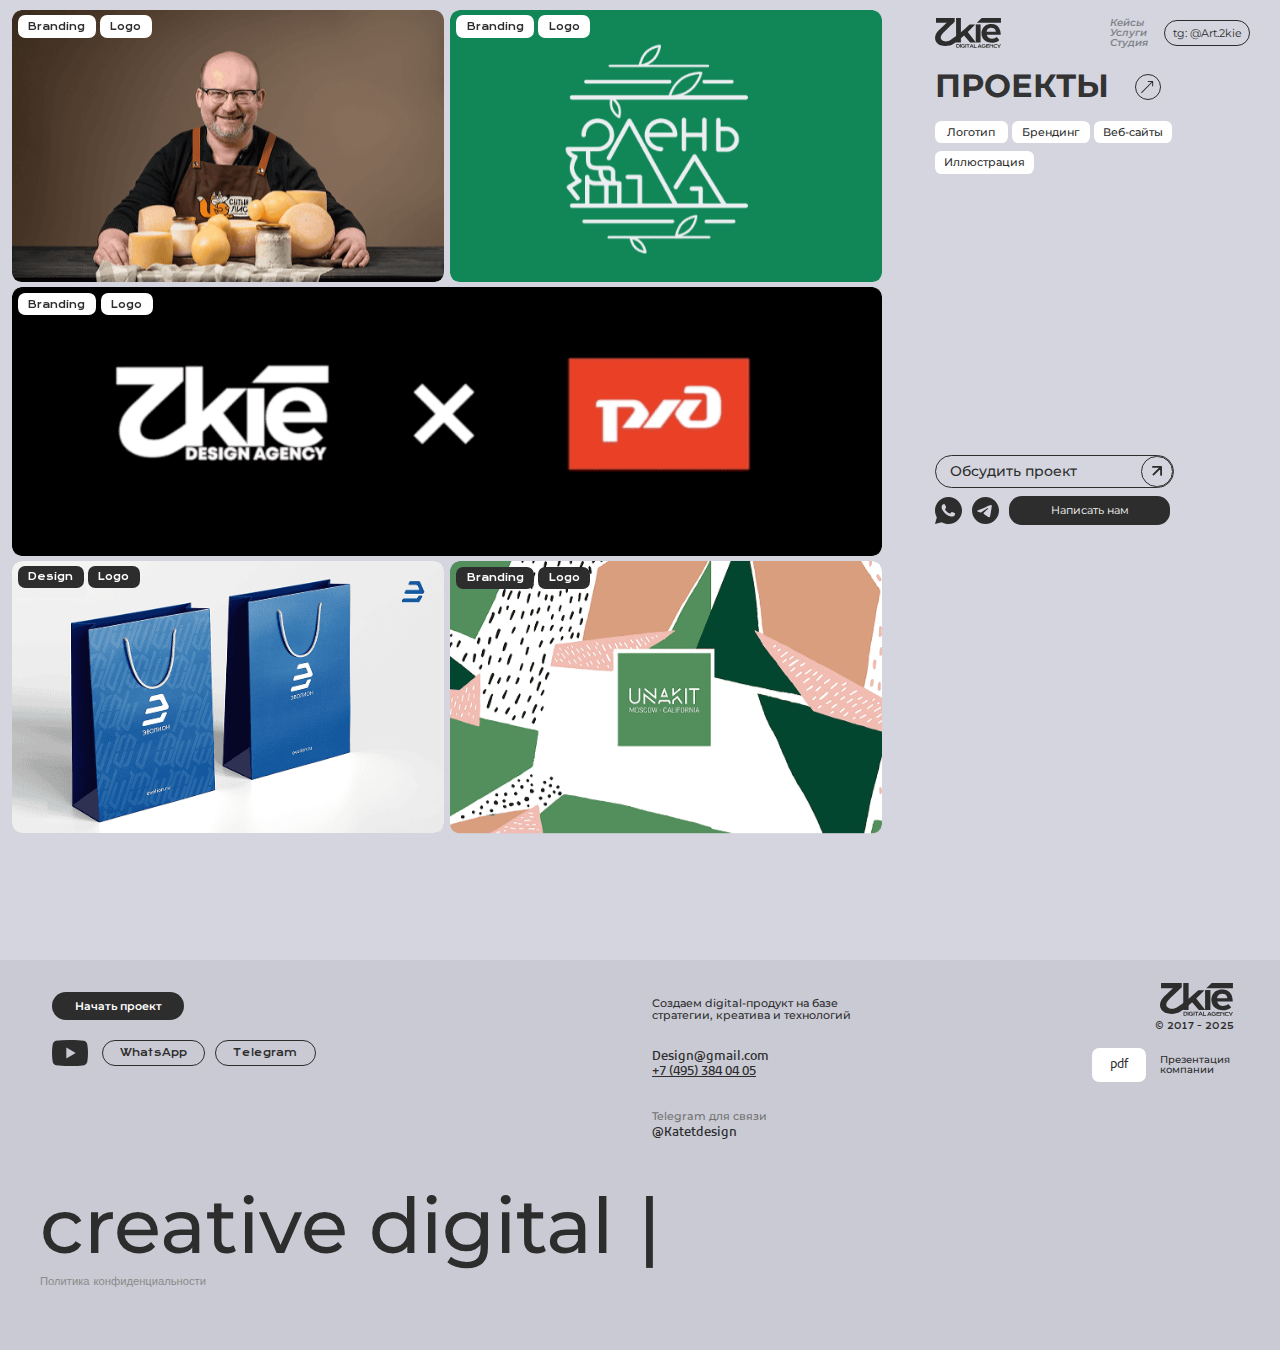
<file: index.html>
<!DOCTYPE html>
<html lang="en">
<head>
    <meta charset="UTF-8">
    <meta name="viewport" content="width=device-width, initial-scale=1.0">
    <title>2kie DA - projects</title>
    <link rel="stylesheet" href="styles/style.css">
</head>
<body>
    <div class="page-wrapper">
    <div class="left-scrollable">
    <div class="project-content-2">
  <div class="photo-block">
    <div class="row-1">
      <div class="image-container">
        <img src="images/foto1.png" alt="Фото 1" class="photo-506" data-tooltip="Описание первой фотографии">
        <div class="button-group">
          <a href="#" class="btn-wht">Branding</a>
          <a href="#" class="btn-wht">Logo</a>
        </div>
      </div>
      <div class="image-container">
        <img src="images/foto2.png" alt="Фото 2" class="photo-506" data-tooltip="Проект &quot;Hungry panda&quot;">
        <div class="button-group">
          <a href="#" class="btn-wht">Branding</a>
          <a href="#" class="btn-wht">Logo</a>
        </div>
      </div>
    </div>
    <div class="row-2">
      <div class="image-container">
        <img src="images/foto3.png" alt="Фото 3 (растянутое)" class="photo-1032" data-tooltip-2="Описание третьей фотографии">
        <div class="button-group-2">
          <a href="#" class="btn-wht">Branding</a>
          <a href="#" class="btn-wht">Logo</a>
        </div>
      </div>
    </div>
    <div class="row-3">
      <div class="image-container">
        <img src="images/foto4.png" alt="Фото 4" class="photo-506" data-tooltip="Описание четвёртой фотографии">
        <div class="button-group">
          <a href="#" class="btn-drk">Design</a>
          <a href="#" class="btn-drk">Logo</a>          
        </div>
      </div>
      <div class="image-container">
        <img src="images/foto5.png" alt="Фото 5" class="photo-506" data-tooltip="Описание пятой фотографии">
        <div class="button-group">
          <a href="#" class="btn-drk">Branding</a>
          <a href="#" class="btn-drk">Logo</a>
        </div>
      </div>
    </div>
  </div>
</div>
    </div>
    </div>
    <div class="right-static">
  <div class="nav-wrapper">
    <div class="logo-block">
        <img src="images/Group 17.svg" alt="2kie Digital Agency">
    </div>
    <div class="vertical-links">
      <a href="/cases" class="nav-link" style="  font-weight: 600;">Кейсы</a>
      <a href="/uslugi.html" class="nav-link" style="  font-weight: 600;">Услуги</a>
      <a href="/index.html" class="nav-link" style="  font-weight: 600;">Студия</a>
    </div>
    <a href="" class="telegram-link">tg: @Art.2kie</a>
  </div>
    <div class="projects-filter">
      <div class="zag-proj">
      <h3>Проекты</h3>
        <a href="" class="ar-cont">
          <div class="icon-wrap-1">
          <img src="images/Arrow 112.svg" class="arrow-icon-1" alt="">
          </div>
        </a>
      </div>
      <div class="filter-list">
        <a href="" class="filter-btn">Логотип</a>
        <a href="" class="filter-btn-2">Брендинг</a>
        <a href="" class="filter-btn-3">Веб-сайты</a>
        <a href="" class="filter-btn-4">Иллюстрация</a>
      </div>
    </div>
       <a href="#" class="price-mot-3">
          Обсудить проект
          <div class="icon-wrap-2">
          <img src="images/Arrow 51.svg" class="arrow-icon-2" alt="">
          </div>
      </a>
        <div class="contact-block">
            <div class="social-buttons">
            <a href="" class="social-btn">
              <img src="images/WA-Vector.svg" alt="" class="wa-button">
            </a>
            <a href="" class="social-btn-1-2">
              <img src="images/TG-Vector.svg" alt="" class="tg-button">
            </a>
            <a href="" class="social-btn-1-3">Написать нам</a>
            </div>
        </div>
    </div>
    </div>
    <footer class="footer">
  <div class="footer-container">
    <div class="footer-left">
      <a href="" class="start-project-btn">Начать проект</a>
      <div class="social-buttons">
        <a href="" class="yt-btn">
            <img src="images/YTVector.svg" alt="YT-chanel" class="yt-knopka">
        </a>
        <a href="" class="social-btn-2">WhatsApp</a>
        <a href="" class="social-btn-3">Telegram</a>
      </div>
    </div>
    <div class="footer-center">
      <p class="company-slogan">Создаем digital-продукт на базе стратегии, креатива и технологий</p>
      <p class="contact-email">Design@gmail.com</p>
      <p class="contact-phone">+7 (495) 384 04 05</p>
      <p class="telegram-label">Telegram для связи</p>
      <p class="telegram-handle">@Katetdesign</p>
    </div>
    <div class="footer-right">
      <img src="images/Group 18.svg" alt="2kie" class="logo">
      <p class="copyright">© 2017 - 2025</p>
      <div class="pdf-link">
            <a href="" class="pdf-icon">pdf</a>
            <p class="pdf-desc">Презентация компании</p>
      </div>
    </div>
  </div>
<div class="footer-bottom">
  <div class="agency-name" style="font-weight: 500;">
    creative digital 
    <span class="typing-animation" id="typingAnimation"></span>
  </div>
  <a href="" class="privacy-policy">Политика конфиденциальности</a>
</div>
</footer>
<script>
document.addEventListener('DOMContentLoaded', function() {
  // Обрабатываем элементы с data-tooltip
  const elements1 = document.querySelectorAll('[data-tooltip]');
  const tooltip1 = document.createElement('div');
  tooltip1.className = 'tooltip tooltip-1'; // отдельный класс для стилей
  document.body.appendChild(tooltip1);
  let isTooltip1Visible = false;

  elements1.forEach(el => {
    el.addEventListener('mouseover', function(e) {
      const text = this.getAttribute('data-tooltip');
      tooltip1.textContent = text;
      const x = e.clientX + 12;
      const y = e.clientY + 12;
      tooltip1.style.left = x + 'px';
      tooltip1.style.top = y + 'px';
      tooltip1.classList.add('show');
      isTooltip1Visible = true;
    });

    el.addEventListener('mouseout', function() {
      tooltip1.classList.remove('show');
      isTooltip1Visible = false;
    });

    el.addEventListener('mousemove', function(e) {
      if (isTooltip1Visible) {
        const x = e.clientX + 12;
        const y = e.clientY + 12;
        tooltip1.style.left = x + 'px';
        tooltip1.style.top = y + 'px';
      }
    });
  });

  // Обрабатываем элементы с data-tooltip-2
  const elements2 = document.querySelectorAll('[data-tooltip-2]');
  const tooltip2 = document.createElement('div');
  tooltip2.className = 'tooltip tooltip-2'; // отдельный класс для стилей
  document.body.appendChild(tooltip2);
  let isTooltip2Visible = false;

  elements2.forEach(el => {
    el.addEventListener('mouseover', function(e) {
      const text = this.getAttribute('data-tooltip-2');
      tooltip2.textContent = text;
      const x = e.clientX + 12;
      const y = e.clientY + 12;
      tooltip2.style.left = x + 'px';
      tooltip2.style.top = y + 'px';
      tooltip2.classList.add('show');
      isTooltip2Visible = true;
    });

    el.addEventListener('mouseout', function() {
      tooltip2.classList.remove('show');
      isTooltip2Visible = false;
    });

    el.addEventListener('mousemove', function(e) {
      if (isTooltip2Visible) {
        const x = e.clientX + 12;
        const y = e.clientY + 12;
        tooltip2.style.left = x + 'px';
        tooltip2.style.top = y + 'px';
      }
    });
  });
});
</script>
<script>
  document.addEventListener('DOMContentLoaded', function() {
  const animationElement = document.getElementById('typingAnimation');
  const text = 'agency';
  let isVisible = false;
  
  // Храним идентификаторы для очистки
  let typeInterval = null;
  let eraseInterval = null;
  let pauseTimeout = null;

  // Функция печати текста
  function typeText() {
    let i = 0;
    
    // Обязательно очищаем предыдущий интервал
    if (typeInterval) {
      clearInterval(typeInterval);
      typeInterval = null;
    }
    
    typeInterval = setInterval(() => {
      if (i < text.length) {
        animationElement.textContent = text.slice(0, i + 1);
        i++;
      } else {
        clearInterval(typeInterval);
        typeInterval = null;
        // Пауза перед стиранием (1 сек)
        pauseTimeout = setTimeout(eraseText, 1000);
      }
    }, 200); // 200 мс на символ
  }

  // Функция стирания текста
  function eraseText() {
    let i = text.length;
    
    // Очищаем предыдущий интервал стирания
    if (eraseInterval) {
      clearInterval(eraseInterval);
      eraseInterval = null;
    }
    
    eraseInterval = setInterval(() => {
      if (i > 0) {
        animationElement.textContent = text.slice(0, i - 1);
        i--;
      } else {
        clearInterval(eraseInterval);
        eraseInterval = null;
        
        // Запускаем новый цикл только если элемент виден
        if (isVisible) {
          typeText();
        }
      }
    }, 150); // 150 мс на символ
  }

  // Полная остановка всех процессов
  function stopAnimation() {
    if (typeInterval) clearInterval(typeInterval);
    if (eraseInterval) clearInterval(eraseInterval);
    if (pauseTimeout) clearTimeout(pauseTimeout);
    
    typeInterval = null;
    eraseInterval = null;
    pauseTimeout = null;
    
    animationElement.textContent = ''; // Очищаем текст
    isVisible = false;
  }

  // Проверка видимости элемента
  function checkVisibility() {
    const rect = animationElement.getBoundingClientRect();
    const inView = (
      rect.top >= 0 &&
      rect.left >= 0 &&
      rect.bottom <= (window.innerHeight || document.documentElement.clientHeight) &&
      rect.right <= (window.innerWidth || document.documentElement.clientWidth)
    );

    if (inView && !isVisible) {
      isVisible = true;
      typeText(); // Запускаем печать с начала
    } else if (!inView && isVisible) {
      stopAnimation(); // Полностью останавливаем
    }
  }

  // Обработчики событий (с throttle для оптимизации)
  function throttle(func, limit) {
    let inThrottle;
    return function() {
      if (!inThrottle) {
        func.call(this, arguments);
        inThrottle = true;
        setTimeout(() => inThrottle = false, limit);
      }
    };
  }

  const throttledCheck = throttle(checkVisibility, 100);
  window.addEventListener('scroll', throttledCheck);
  window.addEventListener('resize', throttledCheck);

  // Первоначальная проверка видимости
  checkVisibility();
});
</script>
</body>
</html>
</file>
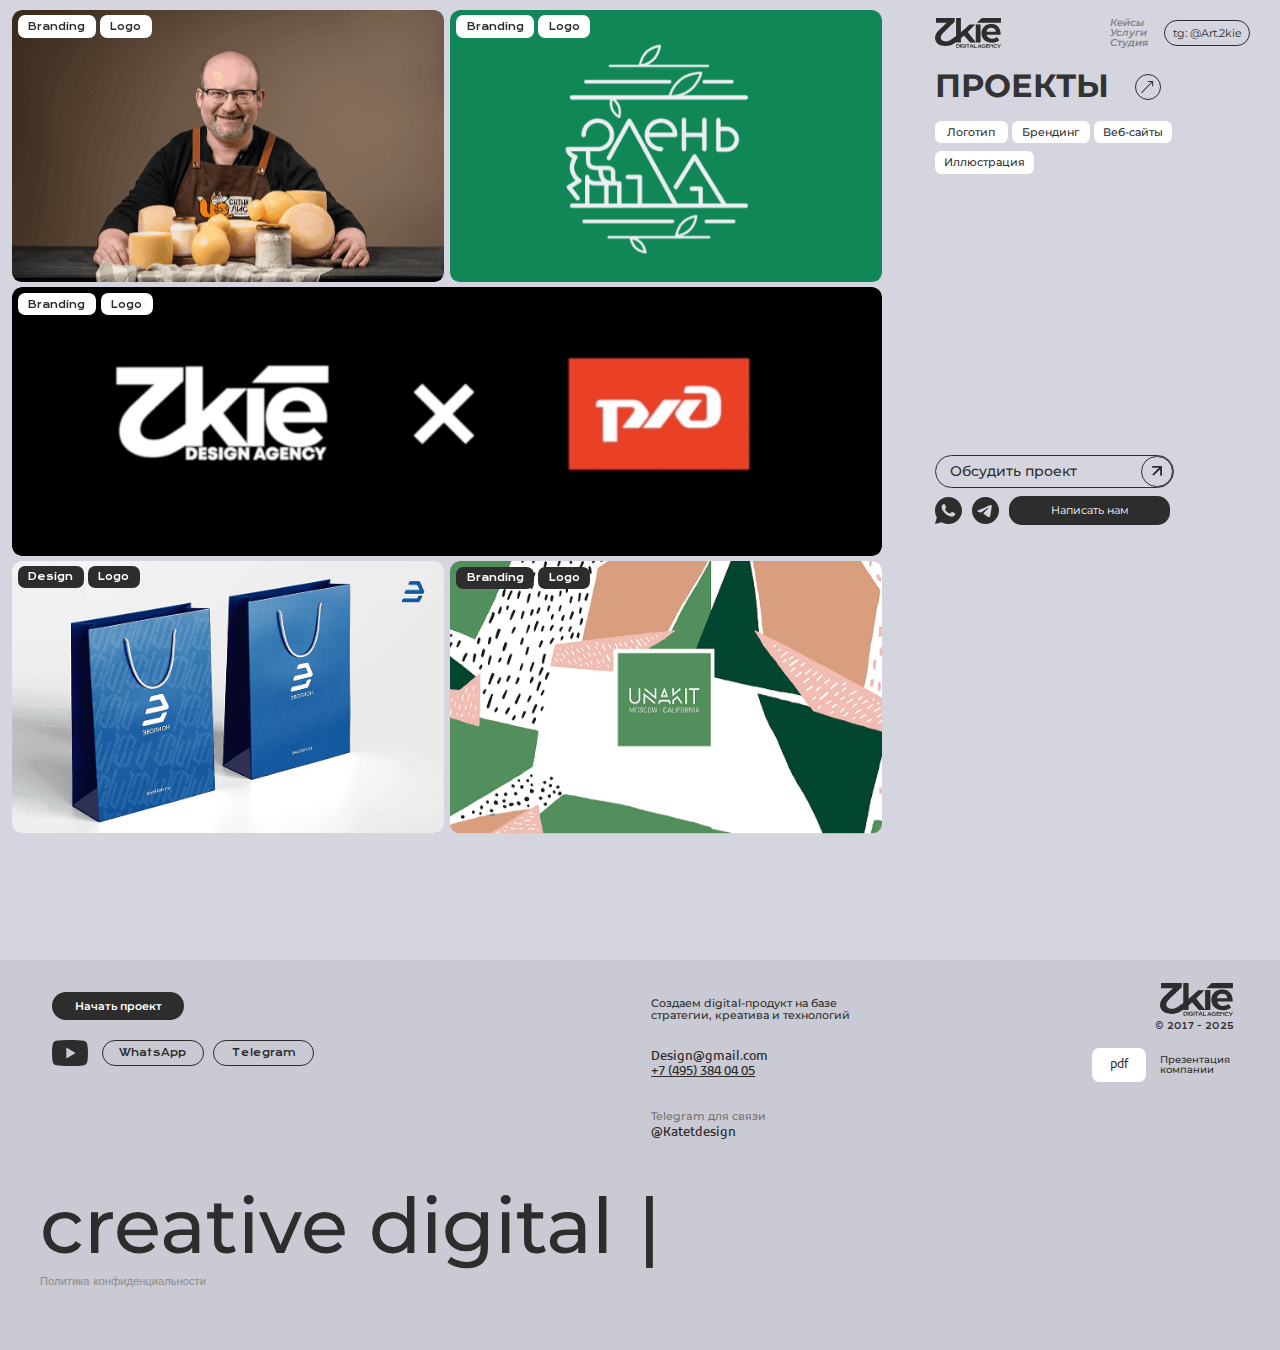
<file: projects.html>
<!DOCTYPE html>
<html lang="en">
<head>
    <meta charset="UTF-8">
    <meta name="viewport" content="width=device-width, initial-scale=1.0">
    <title>2kie DA - projects</title>
    <link rel="stylesheet" href="styles/style.css">
</head>
<body>
    <div class="page-wrapper">
    <div class="left-scrollable">
    <div class="project-content-2">
  <div class="photo-block">
    <div class="row-1">
      <div class="image-container">
        <img src="images/foto1.png" alt="Фото 1" class="photo-506" data-tooltip="Описание первой фотографии">
        <div class="button-group">
          <a href="#" class="btn-wht">Branding</a>
          <a href="#" class="btn-wht">Logo</a>
        </div>
      </div>
      <div class="image-container">
        <img src="images/foto2.png" alt="Фото 2" class="photo-506" data-tooltip="Проект &quot;Hungry panda&quot;">
        <div class="button-group">
          <a href="#" class="btn-wht">Branding</a>
          <a href="#" class="btn-wht">Logo</a>
        </div>
      </div>
    </div>
    <div class="row-2">
      <div class="image-container">
        <img src="images/foto3.png" alt="Фото 3 (растянутое)" class="photo-1032" data-tooltip-2="Описание третьей фотографии">
        <div class="button-group-2">
          <a href="#" class="btn-wht">Branding</a>
          <a href="#" class="btn-wht">Logo</a>
        </div>
      </div>
    </div>
    <div class="row-3">
      <div class="image-container">
        <img src="images/foto4.png" alt="Фото 4" class="photo-506" data-tooltip="Описание четвёртой фотографии">
        <div class="button-group">
          <a href="#" class="btn-drk">Design</a>
          <a href="#" class="btn-drk">Logo</a>          
        </div>
      </div>
      <div class="image-container">
        <img src="images/foto5.png" alt="Фото 5" class="photo-506" data-tooltip="Описание пятой фотографии">
        <div class="button-group">
          <a href="#" class="btn-drk">Branding</a>
          <a href="#" class="btn-drk">Logo</a>
        </div>
      </div>
    </div>
  </div>
</div>
    </div>
    <div class="right-static">
  <div class="nav-wrapper">
    <div class="logo-block">
        <img src="images/Group 17.svg" alt="2kie Digital Agency">
    </div>
    <div class="vertical-links">
      <a href="/cases" class="nav-link" style="  font-weight: 600;">Кейсы</a>
      <a href="/uslugi.html" class="nav-link" style="  font-weight: 600;">Услуги</a>
      <a href="/index.html" class="nav-link" style="  font-weight: 600;">Студия</a>
    </div>
    <a href="" class="telegram-link">tg: @Art.2kie</a>
  </div>
    <div class="projects-filter">
      <div class="zag-proj">
      <h3>Проекты</h3>
        <a href="" class="ar-cont">
          <div class="icon-wrap-1">
          <img src="images/Arrow 112.svg" class="arrow-icon-1" alt="">
          </div>
        </a>
      </div>
      <div class="filter-list">
        <a href="" class="filter-btn">Логотип</a>
        <a href="" class="filter-btn-2">Брендинг</a>
        <a href="" class="filter-btn-3">Веб-сайты</a>
        <a href="" class="filter-btn-4">Иллюстрация</a>
      </div>
    </div>
       <a href="#" class="price-mot-3">
          Обсудить проект
          <div class="icon-wrap-2">
          <img src="images/Arrow 51.svg" class="arrow-icon-2" alt="">
          </div>
      </a>
        <div class="contact-block">
            <div class="social-buttons">
            <a href="" class="social-btn">
              <img src="images/WA-Vector.svg" alt="" class="wa-button">
            </a>
            <a href="" class="social-btn-1-2">
              <img src="images/TG-Vector.svg" alt="" class="tg-button">
            </a>
            <a href="" class="social-btn-1-3">Написать нам</a>
            </div>
        </div>
    </div>
    </div>
    <footer class="footer">
  <div class="footer-container">
    <div class="footer-left">
      <a href="" class="start-project-btn">Начать проект</a>
      <div class="social-buttons-2">
        <a href="" class="yt-btn">
            <img src="images/YTVector.svg" alt="YT-chanel" class="yt-knopka">
        </a>
        <a href="" class="social-btn-2">WhatsApp</a>
        <a href="" class="social-btn-3">Telegram</a>
      </div>
    </div>
    <div class="footer-center">
      <p class="company-slogan">Создаем digital-продукт на базе стратегии, креатива и технологий</p>
      <p class="contact-email">Design@gmail.com</p>
      <p class="contact-phone">+7 (495) 384 04 05</p>
      <p class="telegram-label">Telegram для связи</p>
      <p class="telegram-handle">@Katetdesign</p>
    </div>
    <div class="footer-right">
      <img src="images/Group 18.svg" alt="2kie" class="logo">
      <p class="copyright">© 2017 - 2025</p>
      <div class="pdf-link">
            <a href="" class="pdf-icon">pdf</a>
            <p class="pdf-desc">Презентация компании</p>
      </div>
    </div>
  </div>
<div class="footer-bottom">
  <div class="agency-name" style="font-weight: 500;">
    creative digital 
    <span class="typing-animation" id="typingAnimation"></span>
  </div>
  <a href="" class="privacy-policy">Политика конфиденциальности</a>
</div>
</footer>
<script>
document.addEventListener('DOMContentLoaded', function() {
  // Обрабатываем элементы с data-tooltip
  const elements1 = document.querySelectorAll('[data-tooltip]');
  const tooltip1 = document.createElement('div');
  tooltip1.className = 'tooltip tooltip-1'; // отдельный класс для стилей
  document.body.appendChild(tooltip1);
  let isTooltip1Visible = false;

  elements1.forEach(el => {
    el.addEventListener('mouseover', function(e) {
      const text = this.getAttribute('data-tooltip');
      tooltip1.textContent = text;
      const x = e.clientX + 12;
      const y = e.clientY + 12;
      tooltip1.style.left = x + 'px';
      tooltip1.style.top = y + 'px';
      tooltip1.classList.add('show');
      isTooltip1Visible = true;
    });

    el.addEventListener('mouseout', function() {
      tooltip1.classList.remove('show');
      isTooltip1Visible = false;
    });

    el.addEventListener('mousemove', function(e) {
      if (isTooltip1Visible) {
        const x = e.clientX + 12;
        const y = e.clientY + 12;
        tooltip1.style.left = x + 'px';
        tooltip1.style.top = y + 'px';
      }
    });
  });

  // Обрабатываем элементы с data-tooltip-2
  const elements2 = document.querySelectorAll('[data-tooltip-2]');
  const tooltip2 = document.createElement('div');
  tooltip2.className = 'tooltip tooltip-2'; // отдельный класс для стилей
  document.body.appendChild(tooltip2);
  let isTooltip2Visible = false;

  elements2.forEach(el => {
    el.addEventListener('mouseover', function(e) {
      const text = this.getAttribute('data-tooltip-2');
      tooltip2.textContent = text;
      const x = e.clientX + 12;
      const y = e.clientY + 12;
      tooltip2.style.left = x + 'px';
      tooltip2.style.top = y + 'px';
      tooltip2.classList.add('show');
      isTooltip2Visible = true;
    });

    el.addEventListener('mouseout', function() {
      tooltip2.classList.remove('show');
      isTooltip2Visible = false;
    });

    el.addEventListener('mousemove', function(e) {
      if (isTooltip2Visible) {
        const x = e.clientX + 12;
        const y = e.clientY + 12;
        tooltip2.style.left = x + 'px';
        tooltip2.style.top = y + 'px';
      }
    });
  });
});
</script>
<script>
  document.addEventListener('DOMContentLoaded', function() {
  const animationElement = document.getElementById('typingAnimation');
  const text = 'agency';
  let isVisible = false;
  
  // Храним идентификаторы для очистки
  let typeInterval = null;
  let eraseInterval = null;
  let pauseTimeout = null;

  // Функция печати текста
  function typeText() {
    let i = 0;
    
    // Обязательно очищаем предыдущий интервал
    if (typeInterval) {
      clearInterval(typeInterval);
      typeInterval = null;
    }
    
    typeInterval = setInterval(() => {
      if (i < text.length) {
        animationElement.textContent = text.slice(0, i + 1);
        i++;
      } else {
        clearInterval(typeInterval);
        typeInterval = null;
        // Пауза перед стиранием (1 сек)
        pauseTimeout = setTimeout(eraseText, 1000);
      }
    }, 200); // 200 мс на символ
  }

  // Функция стирания текста
  function eraseText() {
    let i = text.length;
    
    // Очищаем предыдущий интервал стирания
    if (eraseInterval) {
      clearInterval(eraseInterval);
      eraseInterval = null;
    }
    
    eraseInterval = setInterval(() => {
      if (i > 0) {
        animationElement.textContent = text.slice(0, i - 1);
        i--;
      } else {
        clearInterval(eraseInterval);
        eraseInterval = null;
        
        // Запускаем новый цикл только если элемент виден
        if (isVisible) {
          typeText();
        }
      }
    }, 150); // 150 мс на символ
  }

  // Полная остановка всех процессов
  function stopAnimation() {
    if (typeInterval) clearInterval(typeInterval);
    if (eraseInterval) clearInterval(eraseInterval);
    if (pauseTimeout) clearTimeout(pauseTimeout);
    
    typeInterval = null;
    eraseInterval = null;
    pauseTimeout = null;
    
    animationElement.textContent = ''; // Очищаем текст
    isVisible = false;
  }

  // Проверка видимости элемента
  function checkVisibility() {
    const rect = animationElement.getBoundingClientRect();
    const inView = (
      rect.top >= 0 &&
      rect.left >= 0 &&
      rect.bottom <= (window.innerHeight || document.documentElement.clientHeight) &&
      rect.right <= (window.innerWidth || document.documentElement.clientWidth)
    );

    if (inView && !isVisible) {
      isVisible = true;
      typeText(); // Запускаем печать с начала
    } else if (!inView && isVisible) {
      stopAnimation(); // Полностью останавливаем
    }
  }

  // Обработчики событий (с throttle для оптимизации)
  function throttle(func, limit) {
    let inThrottle;
    return function() {
      if (!inThrottle) {
        func.call(this, arguments);
        inThrottle = true;
        setTimeout(() => inThrottle = false, limit);
      }
    };
  }

  const throttledCheck = throttle(checkVisibility, 100);
  window.addEventListener('scroll', throttledCheck);
  window.addEventListener('resize', throttledCheck);

  // Первоначальная проверка видимости
  checkVisibility();
});
</script>
</body>
</html>
</file>
<file: styles/style.css>
@import url('https://fonts.googleapis.com/css2?family=Krona+One&family=Kufam:ital,wght@0,400..900;1,400..900&family=Montserrat:wght@100..900&display=swap');

:root {
    --montserrat: "Montserrat", sans-serif;
    --krona: "Krona One", sans-serif;
    --kufam: "Kufam", sans-serif;
}

body {
  margin: 0;
  padding: 0;
  background-color: #D4D5DE;
  height: 100%;
}

.page-wrapper {
  display: flex;
  height: 100%;
  margin: 0; 
  padding: 0;
  box-sizing: border-box;
  margin-bottom: 8.75vw;
  overflow: hidden;
}

.left-scrollable {
  width:69vw; 
  padding: 0.75vw 0.813vw;
  padding-right: 0vw;
  box-sizing: border-box;
  height: 100%;
}

.photo-block {
  width: 68vw; /* Ширина блока */
  margin: 0 auto; /* Центрируем блок */
}

.row-1, .row-3 {
  width: 68vw;
  display: flex; /* Располагаем фото в ряд */
  justify-content: space-between; /* Распределяем фото с отступами */
  margin-bottom: 0.375vw; /* Отступ между рядами (при необходимости) */
    margin-right: 0vw;
  gap: 0.5vw;
}

.row-2 {

  text-align: center; /* Центрируем растянутое фото */
  margin-bottom: 0.375vw;
}

.photo-506 {
  width: 506px;
  height: 319px;
  object-fit: cover; /* Сохраняем пропорции фото */
}

.photo-1032 {
  width: 1032px;
  height: 319px;
  object-fit: cover; /* Сохраняем пропорции фото */
}

.tooltip {
  font-family: var(--montserrat);
  font-weight:600;
  line-height: 113%;
  letter-spacing: 0%;
  position: fixed;
  background-color: #2D2D2D;
  color: white;
  padding: 8px 12px;
  border-radius: 16px;
  font-size: 14px;
  line-height: 1.4;
  max-width: 300px;
  z-index: 1000;
  pointer-events: none; /* Чтобы не мешала кликам */
  opacity: 0;
  transition: opacity 0.3s ease;
  box-shadow: 0 2px 8px rgba(0, 0, 0, 0.2);
}

/* Видимая подсказка */
.tooltip.show {
  opacity: 1;
}

.tooltip-2 {
  font-family: var(--montserrat);
  font-weight:600;
  line-height: 113%;
  letter-spacing: 0%;
  position: fixed;
  background-color: #FFFFFF;
  color: #2D2D2D;
  padding: 8px 12px;
  border-radius: 16px;
  font-size: 14px;
  line-height: 1.4;
  max-width: 300px;
  z-index: 1000;
  pointer-events: none; /* Чтобы не мешала кликам */
  opacity: 0;
  transition: opacity 0.3s ease;
}

/* Видимая подсказка */
.tooltip.show {
  opacity: 1;
}

.image-container {
  position: relative;
  overflow: hidden;          /* главное: обрезаем изображение за пределами контейнера */
  border-radius: 0.75vw;        /* если нужно закругление */
  display: block;
  width: 68vw;
  height: 100%;
  margin-right: 0vw; /* Отступы между элементами */
}

/* картинка растягиваем по контейнеру и готовим к трансформации */
.image-container img {
  display: block;
  width: 100%;               /* заполняет контейнер по ширине */
  height: 100%;              /* заполняет контейнер по высоте */
  object-fit: cover;         /* сохраняет охват, без искажения */
  object-position: center;   /* центрируем содержимое при увеличении */
  transform-origin: center center; /* точка масштабирования */
  transition: transform 450ms cubic-bezier(.2,.8,.2,1), filter 300ms;
  will-change: transform;    /* hint браузеру для ускорения */
  backface-visibility: hidden;
}

/* сам эффект zoom — значение scale можно менять */
.image-container:hover img,
.image-container.zoom-active img { /* .zoom-active — для touch */
  transform: scale(1.12);    /* увеличиваем на 12% */
}

.button-group {
  position: absolute;
  bottom: 19.1vw;      /* Отступ от нижнего края картинки */
  left: 0.5vw;     /* Отступ от правого края картинки */
  display: flex;
  gap: 0.313vw;        /* Расстояние между кнопками */
  flex-direction:row; /* Кнопки вертикально */
}

.button-group-2 {
  position: absolute;
  bottom: 18.8vw;      /* Отступ от нижнего края картинки */
  left: 0.5vw;     /* Отступ от правого края картинки */
  display: flex;
  gap: 5px;        /* Расстояние между кнопками */
  flex-direction:row; /* Кнопки вертикально */
}

/* Базовая стилизация кнопок */
.btn-drk {
  font-family: var(--krona);
  padding: 0.375vw 0.813vw;
  background-color: #2D2D2D;
  color: white;
  text-decoration: none;
  border-radius: 0.563vw;
  font-size: 0.75vw;
  white-space: nowrap;
  transition: background-color 0.3s ease;
}

.btn-wht {
  font-family: var(--krona);
  padding: 0.375vw 0.813vw;
  background-color: #FFFFFF;
  color: #2D2D2D;
  text-decoration: none;
  border-radius: 0.563vw;
  font-size: 0.75vw;
  white-space: nowrap;
  transition: background-color 0.3s ease;
}

.btn-drk:hover {
  background-color: #FFFFFF;
  color: #2D2D2D;
}

.btn-wht:hover {
  background-color:#2D2D2D;
  color: #FFFFFF;
}


.right-static {
  position: fixed; 
  right: 0;
  top: 0;
  width: 30vw;
  height: 100vh; 
  background-color: #D4D5DE;
  padding: 0px;
  z-index: 1;
}

.nav-wrapper {
  display: flex;
  align-items: center;
  gap: 1.25vw; 
  padding-top: 1.375vw; 
  padding-right: 0.688vw;
  margin-left: 3.063vw;
}

.vertical-links {
  display: flex;
  flex-direction: column; 
}

.nav-link {
  font-size: 0.813vw;
    font-family: var(--montserrat);
    line-height: 99.9%;
    letter-spacing: -5%;
    font-style: italic;
  font-weight: 600;
  color: #82838A; 
  text-decoration: none;
  transition: color 0.3s ease;
}

.nav-link:hover {
  color: #2D2D2D; 
}

.nav-link.active {
  color: #2D2D2D; 
}

.telegram-link {
    font-family: var(--montserrat);
    font-size: 0.875vw;
    line-height: 113%;
  display: inline-flex;
  align-items: center;
  padding: 0.444vw 0.584vw; 
  border: 1px solid #2D2D2D; 
  border-radius: 23.5px; 
  background-color: #D4D5DE; 
  color: #2D2D2D; 
  text-decoration: none;
  transition: background-color 0.3s ease, color 0.3s ease;
  box-sizing: border-box;
}

.telegram-link:hover {
  background-color: #2D2D2D; 
  color: #FFFFFF; 
}

.right-static .logo-block {
  display: flex;
  align-items: center;
  margin-left: 0vw;
  margin-right: 7.313vw;
}

.right-static .logo-block img {
  width: 5.129vw;
  height: 2.313vw;
}

.zag-proj {
  display: flex;
  align-items: center;
  margin-left: 3.063vw;
}

.ar-cont {
  margin-top: 0.4vw;
  display: inline-block; /* Чтобы корректно работали размеры */
  transition: transform 0.3s ease; /* Плавный переход для масштабирования */
}

.icon-wrap-1 {
  display:inline-flex;
  align-items:center;
  justify-content:center;
  padding:0.44vw;            
  box-sizing:border-box;    
  border:1px solid #2D2D2D;
  border-radius:2vw;
  margin-left: 2vw;
}

.icon-wrap-1 .arrow-icon-1 {
  width: 1vw;
  height: 1vw;
}

/* Эффекты при наведении */
.ar-cont:hover {
  transform: scale(1.1); /* Увеличиваем контейнер на 10 % */
}

.ar-cont:hover img {
  width: 1vw; /* Увеличиваем ширину стрелки */
  transform: scale(1.05); /* Дополнительно масштабируем изображение */
}

.projects-filter h3 {
  margin-top: 1.563vw;
  line-height: 114.2%;
  font-weight: 700;
  font-family: var(--montserrat);
  margin-bottom: 1.25vw;
  font-size: 2.5vw;
  color: #333333;
  padding-left: 0vw;
  padding-bottom: 0vw;
  text-transform: uppercase;
}

.filter-list {
  list-style: none;
  padding: 0;
  display: flex;
  flex-wrap: wrap;
  gap: 0.313vw;
  padding-left: 0vw;
  padding-bottom: 21.625vw;
  width: 20vw;
  margin-left: 3.063vw;
}

.filter-btn {
  margin-bottom: 0.313vw;
  color: #2D2D2D;
  text-decoration: none;
  line-height: 113.9%;
  letter-spacing: -5%;
  font-weight: 500;
  font-style: medium;
    font-family: var(--montserrat);
  padding: 0.38vw 0.96vw;
  background-color: #ffffff;
  border-radius: 0.5vw;
  font-size: 0.875vw;
  transition: background-color 0.3s, ease, color 0.3s ease;
}

.filter-btn:hover {
  background-color: #2D2D2D;
  color: #FFFFFF;
}

.filter-btn-2 {
  margin-bottom: 0.313vw;
  color: #2D2D2D;
  text-decoration: none;
  line-height: 113.9%;
  letter-spacing: -5%;
  font-weight: 500;
  font-style: medium;
    font-family: var(--montserrat);
  padding: 0.38vw 0.83vw;
  background-color: #ffffff;
  border-radius: 0.5vw;
  font-size: 0.875vw;
  transition: background-color 0.3s, ease, color 0.3s ease;
}

.filter-btn-2:hover {
  background-color: #2D2D2D;
  color: #FFFFFF;
}

.filter-btn-3 {
  margin-bottom: 0.313vw;
  color: #2D2D2D;
  text-decoration: none;
  line-height: 113.9%;
  letter-spacing: -5%;
  font-weight: 500;
  font-style: medium;
    font-family: var(--montserrat);
  padding: 0.38vw 0.7vw;
  background-color: #ffffff;
  border-radius: 0.5vw;
  font-size: 0.875vw;
  transition: background-color 0.3s, ease, color 0.3s ease;
}

.filter-btn-3:hover {
  background-color: #2D2D2D;
  color: #FFFFFF;
}

.filter-btn-4 {
  margin-bottom: 0.313vw;
  color: #2D2D2D;
  text-decoration: none;
  line-height: 113.9%;
  letter-spacing: -5%;
  font-weight: 500;
  font-style: medium;
    font-family: var(--montserrat);
  padding: 0.38vw 0.7vw;
  background-color: #ffffff;
  border-radius: 0.5vw;
  font-size: 0.875vw;
  transition: background-color 0.3s, ease, color 0.3s ease;
}

.filter-btn-4:hover {
  background-color: #2D2D2D;
  color: #FFFFFF;
}

.price-mot-3 {
  font-family: var(--montserrat);
  font-weight: 500;
  font-size: 1.125vw;
  line-height: 114.2%;
  letter-spacing: -4%;
  display: flex; /* делаем flex-контейнер для выравнивания текста и стрелки */
  align-items: center; /* центрируем элементы по вертикали */
  justify-content: space-between; /* распределяем текст и стрелку по краям */
  padding-left: 1.063vw;
  background: transparent; /* фон прозрачный, как на скрине */
  border: 1px solid #2D2D2D; /* обводка кнопки */
  border-radius: 2vw; /* скругление углов */
  text-decoration: none; /* убираем подчёркивание ссылки */
  color: #2D2D2D; /* цвет текста */
  width: 18.625vw; /* занимает всю доступную ширину */
  box-sizing: border-box; /* включаем отступы в ширину элемента */
  cursor: pointer; /* курсор "рука" при наведении */
  margin-left: 3.063vw;
}

.icon-wrap-2 {
  display:inline-flex;
  align-items:center;
  justify-content:center;
  padding:0.75vw;            
  box-sizing:border-box;    
  border:1px solid #2D2D2D;
  border-radius:2vw;
  margin-left: 10%;
}

.icon-wrap-2 .arrow-icon-2 {
  width: 0.796vw;
  height: 0.796vw;
}

.contact-block {
  font-family: var(--krona);
  text-align:left;
  margin-top: 0.625vw;
  margin-left: 3.063vw;
}

.social-buttons {
  display: flex;
  align-items: center;
  gap: 0.75vw;
}

.social-btn {
  cursor: pointer;
  margin-right: 0;
  display: flex;
}

.wa-button {
  width: 2.125vw;
}

.social-btn-1-2 {
  cursor: pointer;
  margin: 0;
  display: flex;
}

.tg-button {
  width: 2.125vw;
}

.social-btn-1-3 {
  line-height: 114.2%;
  letter-spacing: -3%;
  font-weight: medium;
  text-decoration: none;
  font-family: var(--montserrat);
  color: #FFFFFF;
  padding: 0.65vw 3.27vw;
  background: #2D2D2D;
  border-radius: 1vw;
  font-size: 0.875vw;
  cursor: pointer;
  margin: 0;
  transition: 
    color 0.3s ease,
    background-color 0.3s ease,
    transform 0.2s ease;
}

.social-btn-1-3:hover {
  background-color: #FFFFFF;
  color: #2D2D2D;
}



.footer {
  width: 100%;
  height: 30.5vw;          
  background-color: #C9CAD4;
  padding: 0;
  margin: 0;
  z-index: 10;
  position: relative;
  left: 0;
  right: 0;
  box-sizing: border-box;
}

.footer-container {
  margin: 0 auto;
  display: flex;
  justify-content: space-between;
  align-items: flex-start;
}

/* Левая часть футера */
.footer-left {
  padding-left: 4.063vw;
  padding-top: 2.5vw;
  display: flex;
  flex-direction: column;
  gap: 1.563vw;
  margin-right: 0;
}

.start-project-btn {
  font-size: 0.875vw;
  font-weight: 600;
  letter-spacing: -3%;
  line-height: 113.9%;
  font-family: var(--montserrat);
  padding: 0.6vw 1.66vw;
  background-color: #2D2D2D;
  color: #FFFFFF;
  border: none;
  border-radius: 14px;
  width: 7vw;
  text-decoration: none;
  transition: background-color 0.3s ease, color 0.3s ease;
  display: flex;
  justify-content: center;
}

.start-project-btn:hover {
  background-color: #FFFFFF;
  color: #2D2D2D;
}

.social-buttons-2 {
  display: flex;
  gap: 0.688vw;
}

.yt-btn {
  display: flex;
  justify-content: center;
  align-items: center;
  margin-right: 0.375vw;
}

.yt-knopka {
  width: 2.813vw;
  height: 2vw;
}

.social-btn-2 {
  line-height: 113.9%;
  text-decoration: none;
  font-family: var(--krona);
  color: #2D2D2D;
  padding: 0.52vw 1.32vw;
  background: #C9CAD4;
  border: 1px solid #2D2D2D;
  border-radius: 23.5px;
  font-size: 0.75vw;
  cursor: pointer;
  margin: 0;
  transition: 
    color 0.3s ease,
    background-color 0.3s ease,
    transform 0.2s ease;
}

.social-btn-2:hover {
  background-color: #2D2D2D;
  color: #FFFFFF;
}

.social-btn-3 {
  line-height: 113.9%;
  text-decoration: none;
  font-family: var(--krona);
  color: #2D2D2D;
  padding: 0.52vw 1.38vw;
  background: #C9CAD4;
  border: 1px solid #2D2D2D;
  border-radius: 23.5px;
  font-size: 0.75vw;
  cursor: pointer;
  margin: 0;
  transition: 
    color 0.3s ease,
    background-color 0.3s ease,
    transform 0.2s ease;
}

.social-btn-3:hover {
  background-color: #2D2D2D;
  color: #FFFFFF;
}

/* Центральная часть футера */
.footer-center {
  padding-top: 2.875vw;
  text-align: left;
  width: 30%;
  padding-left: 21.875vw;
}

.company-slogan {
  color: #2D2D2D;
  line-height: 113.9%;
  font-weight: 500;
  width: 17.625vw;
  font-size: 0.875vw;
  font-family: var(--montserrat);
  margin: 0vw;
  padding-bottom: 2.125vw;
}

.contact-email, .contact-phone {
  line-height: 113.9%;
  font-weight: 500;
  font-size: 0.938vw;
  font-family: var(--kufam);
  margin: 0.125vw 0;
  color: #2D2D2D;
}

.contact-phone {
  text-decoration: underline;
  padding-bottom: 2.063vw;
}

.telegram-label {
  line-height: 113.9%;
  font-weight: 500;
    font-family: var(--montserrat);
    font-size: 0.875vw;
  margin: 0.313vw 0 0 0;
  color: #727272;
}

.telegram-handle {
  line-height: 113.9%;
  font-weight: 500;
    font-family: var(--kufam);
    margin: 0.313vw 0 0 0;
  font-size: 0.938vw;
  color: #2D2D2D;
}

/* Правая часть футера */
.footer-right {
  padding-top: 1.813vw;
  display: flex;
  flex-direction: column;
  align-items: flex-end;
}

.logo {
  width: 5.684vw;
  height: 2.563vw;
  margin-bottom: 0.424vw;
  padding-right: 3.688vw;
}

.copyright {
  margin: 0 0 0 0;
  font-size: 0.625vw;
  font-family: var(--krona);
  color: #2D2D2D;
  margin-bottom: 1vw;
  padding-right: 3.688vw;
}

.pdf-link {
  display: flex;
  align-items: center;
  gap: 1.125vw;
  margin-right: 0;
  padding-right: 1.375vw;
}

.pdf-desc {
  color: #2D2D2D;
  line-height: 109%;
  font-weight: 500;
  font-family: var(--montserrat);
  font-size: 0.75vw;
  width: 8vw;
  flex-wrap: wrap;
}

.pdf-icon {
  color: #2D2D2D;
  text-decoration: none;
  font-family: var(--kufam);
  font-size: 0.938vw;
  background-color: #FFFFFF;
  border-radius: 0.563vw;
  padding: 0.716vw 1.393vw;
  transition: color 0.3s ease, background-color 0.3s ease;
}

.pdf-icon:hover {
  background-color:#2D2D2D;
  color: #FFFFFF;
}

/* Нижний блок футера */
.footer-bottom {
  text-align: left;
  margin-top: 3.25vw;
  padding-left: 3.125vw;
}

.agency-name {
  height: 7vw;
  line-height: 113.9%;
  font-family: var(--montserrat);
  font-size: 6vw;
  font-weight: normal;
  color: #2D2D2D;
  display: flex;
  align-items: center;
  gap: 1.563vw; /* Отступ между частями текста */
}

.typing-animation {
  display: inline-block;
  font-family: var(--montserrat);
  font-size: 6vw;
  color: #2D2D2D;
  white-space: nowrap;
  overflow: hidden;
  min-width: 0; /* Позволяет сжиматься до 0 */
}

.typing-animation::after {
  content: '|';
  animation: blink 0.8s step-end infinite;
  margin-left: 5px;
  opacity: 1;
}

@keyframes blink {
  from, to { opacity: 1; }
  50% { opacity: 0; }
}

.privacy-policy {
  font-weight: 400;
  line-height: 114.2%;
  letter-spacing: 0%;
  margin-top: 0.625vw;
  font-size: 0.875vw;
  font-family: var(--krona);
  color: #8A8A8A;
  text-decoration: none;
  transition: 
    text-decoration 10s ease,
    transform 10s ease;
}

.privacy-policy:hover {
  text-decoration: underline;
}
</file>
